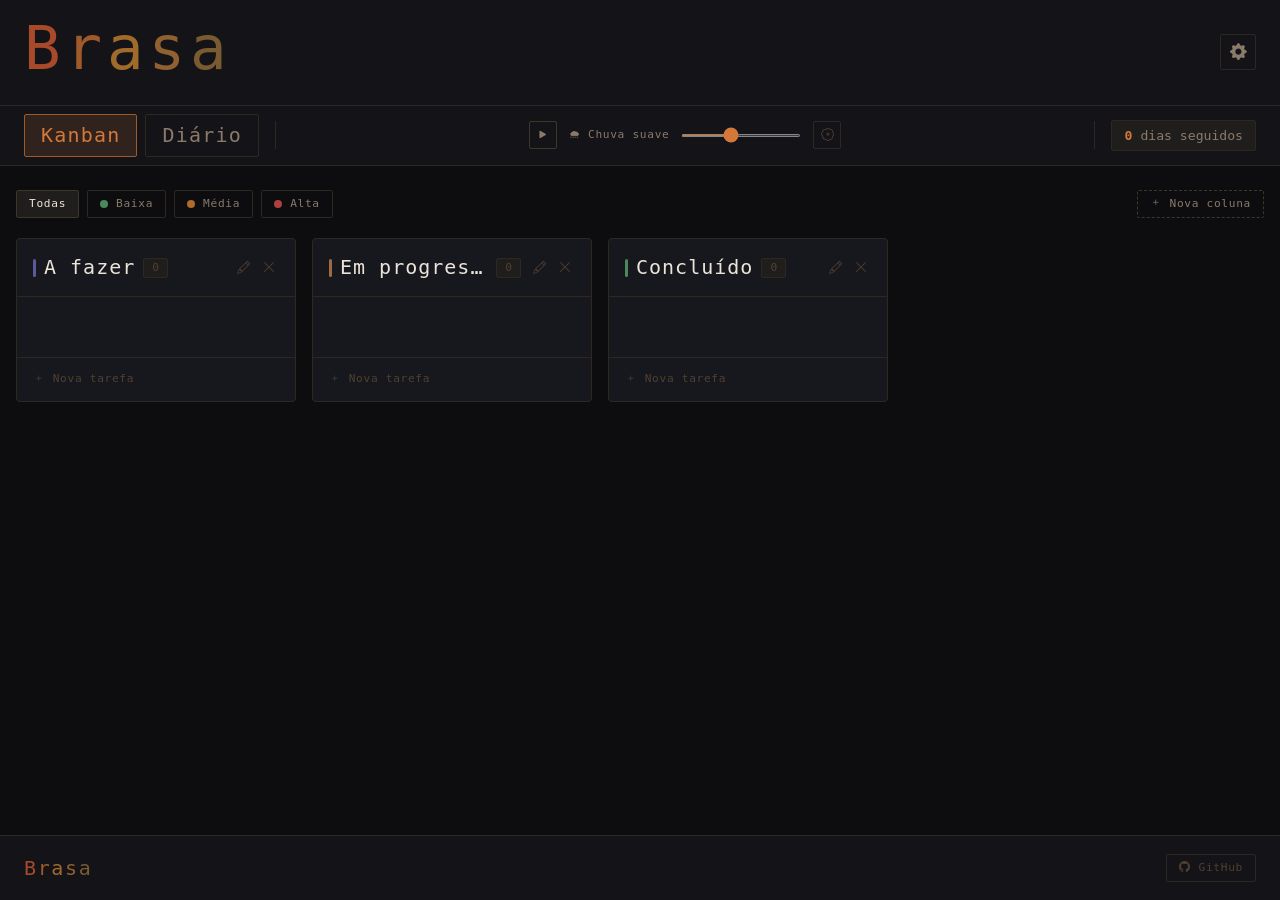
<file: index.html>
<!DOCTYPE html>
<html lang="pt-BR" data-theme="dark">

<head>
  <meta http-equiv="Content-Security-Policy" content="
    default-src 'self';
    script-src 'self' 'unsafe-inline';
    style-src 'self' 'unsafe-inline'
      https://fonts.googleapis.com;
    font-src 'self'
      https://fonts.gstatic.com;
    connect-src 'self';
    img-src 'self' data:;
    media-src 'self';
    frame-src 'none';
    object-src 'none';
  ">
  <meta charset="UTF-8" />
  <meta name="viewport" content="width=device-width, initial-scale=1.0" />
  <meta name="color-scheme" content="dark" />
  <meta name="theme-color" content="#1a1a1a" />
  <meta name="robots" content="index, follow" />
  <title>Brasa | Kanban e diário</title>
  <meta name="description" content="Brasa | Kanban e diário minimalista para o navegador. Sem conta, seus dados ficam no seu dispositivo." />
  <link rel="canonical" href="https://aglairdev.github.io/brasa/" />

  <link rel="icon" type="image/png" href="favicon-96x96.png" sizes="96x96" />
  <link rel="icon" type="image/svg+xml" href="favicon.svg" />
  <link rel="shortcut icon" href="favicon.ico" />
  <link rel="apple-touch-icon" sizes="180x180" href="apple-touch-icon.png" />
  <link rel="manifest" href="site.webmanifest" />

  <link rel="stylesheet" href="libs/bootstrap.min.css" />
  <link rel="stylesheet" href="icons/bootstrap-icons.css" />
  <link rel="preconnect" href="https://fonts.googleapis.com" />
  <link rel="preconnect" href="https://fonts.gstatic.com" crossorigin />
  <link
    href="https://fonts.googleapis.com/css2?family=VT323&family=IBM+Plex+Mono:wght@400;500;600&family=IBM+Plex+Sans:wght@300;400;500&display=swap"
    rel="stylesheet" />
  <link rel="stylesheet" href="style.css" />

  <script type="application/ld+json">
  {
    "@context": "https://schema.org",
    "@type": "WebApplication",
    "name": "Brasa",
    "url": "https://aglairdev.github.io/brasa/",
    "description": "Kanban e diário minimalista para o navegador. Sem conta, seus dados ficam no seu dispositivo.",
    "applicationCategory": "ProductivityApplication",
    "operatingSystem": "Any",
    "offers": { "@type": "Offer", "price": "0" },
    "inLanguage": "pt-BR",
    "license": "https://github.com/aglairdev/brasa/blob/main/LICENSE"
  }
  </script>
</head>

<body>
  <header class="app-header" role="banner">
    <div class="header-primary">
      <h1 class="brand-name" id="brand-name">Brasa</h1>
      <button class="icon-btn" id="btn-settings" aria-label="Configurações" title="Configurações">
        <i class="bi bi-gear" aria-hidden="true"></i>
      </button>
    </div>
    <div class="header-secondary">
      <nav class="app-nav" aria-label="Navegação principal">
        <button class="nav-btn active" id="nav-kanban" data-section="kanban" data-i18n="nav.kanban">Kanban</button>
        <button class="nav-btn" id="nav-diary" data-section="diary" data-i18n="nav.diary">Diário</button>
      </nav>
      <div class="ambient-bar" id="ambient-bar" role="region" aria-label="Player de som ambiente">
        <button class="ambient-play-btn" id="ambient-play" aria-label="Tocar/Pausar som ambiente">
          <i class="bi bi-play-fill" id="ambient-play-icon" aria-hidden="true"></i>
        </button>
        <span class="ambient-sound-name" id="ambient-sound-name">Chuva suave</span>
        <input type="range" class="ambient-volume" id="ambient-volume" min="0" max="1" step="0.01" value="0.4"
          aria-label="Volume do som ambiente" />
        <button class="ambient-select-btn" id="ambient-select" aria-label="Escolher som ambiente">
          <i class="bi bi-music-note-list" aria-hidden="true"></i>
        </button>
      </div>
      <span class="streak-badge" id="streak-badge" title="">
        <span id="streak-count">0</span>
        <span class="streak-label" data-i18n="streak.label">dias seguidos</span>
      </span>
    </div>
  </header>
  <main class="app-main" id="app-main">
    <!-- kanban -->
    <section class="section-kanban" id="section-kanban" aria-label="Kanban">
      <div class="kanban-toolbar">
        <div class="priority-filters" role="group" aria-label="Filtrar por prioridade">
          <button class="filter-btn active" data-filter="all" data-i18n="kanban.filterAll">Todas</button>
          <button class="filter-btn" data-filter="low">
            <span class="priority-dot dot-low"></span>
            <span data-i18n="kanban.filterLow">Baixa</span>
          </button>
          <button class="filter-btn" data-filter="medium">
            <span class="priority-dot dot-medium"></span>
            <span data-i18n="kanban.filterMedium">Média</span>
          </button>
          <button class="filter-btn" data-filter="high">
            <span class="priority-dot dot-high"></span>
            <span data-i18n="kanban.filterHigh">Alta</span>
          </button>
        </div>
        <button class="btn-add-column" id="btn-add-column" aria-label="Adicionar coluna">
          <i class="bi bi-plus-lg" aria-hidden="true"></i>
          <span data-i18n="kanban.addColumn">Nova Coluna</span>
        </button>
      </div>
      <div class="kanban-board" id="kanban-board" role="list" aria-label="Board Kanban">
      </div>
    </section>
    <!-- diário -->
    <section class="section-diary hidden" id="section-diary" aria-label="Diário">
      <div class="diary-container">
        <div class="diary-form card-retro">
          <h2 class="diary-form-title" data-i18n="diary.moodLabel">Como você está?</h2>
          <div class="mood-picker" id="mood-picker" role="group" aria-label="Selecionar humor">
          </div>
          <textarea class="diary-textarea" id="diary-text" rows="4" data-i18n-placeholder="diary.textPlaceholder"
            placeholder="Escreva o que quiser. Não precisa fazer sentido." aria-label="Texto do diário"></textarea>
          <button class="btn-primary" id="btn-save-diary" data-i18n="diary.save">Salvar entrada</button>
        </div>
        <div class="diary-history" id="diary-history" aria-label="Histórico do diário">
          <h2 class="history-title" data-i18n="diary.history">Histórico</h2>
          <div id="diary-history-list">
          </div>
        </div>
      </div>
    </section>
  </main>
  <footer class="app-footer">
    <div class="footer-inner">
      <div class="footer-brand">
        <span class="footer-brand-name" id="footer-brand-name">Brasa</span>
      </div>
      <p class="footer-phrase" data-i18n="footer.phrase"></p>
      <a class="footer-github" href="https://github.com/aglairdev/brasa" target="_blank" rel="noopener noreferrer"
        aria-label="GitHub do projeto Brasa (abre em nova aba)">
        <i class="bi bi-github" aria-hidden="true"></i>
        <span data-i18n="footer.github">GitHub</span>
      </a>
    </div>
  </footer>
  <!--  modais -->
  <div class="modal-overlay hidden" id="modal-settings" role="dialog" aria-modal="true"
    aria-labelledby="settings-title">
    <div class="modal-box">
      <div class="modal-header">
        <h2 id="settings-title" data-i18n="settings.title">Configurações</h2>
        <button class="modal-close" id="close-settings" data-i18n-aria="a11y.closeModal" aria-label="Fechar modal">
          <i class="bi bi-x-lg" aria-hidden="true"></i>
        </button>
      </div>
      <div class="modal-body">
        <div class="setting-row">
          <label class="setting-label" for="lang-select" data-i18n="settings.language">Idioma</label>
          <select class="setting-select" id="lang-select">
          </select>
        </div>
        <div class="setting-row">
          <div>
            <span class="setting-label" id="label-victory-sound" data-i18n="settings.soundEffects">Sons de
              vitória</span>
            <p class="setting-desc" id="desc-victory-sound" data-i18n="settings.soundEffectsDesc">Toca som ao concluir
              uma tarefa</p>
          </div>
          <label class="toggle-switch">
            <input type="checkbox" id="toggle-victory-sound" checked aria-labelledby="label-victory-sound"
              aria-describedby="desc-victory-sound" />
            <span class="toggle-slider"></span>
          </label>
        </div>
        <div class="setting-row">
          <div>
            <span class="setting-label" id="label-ambient-sound" data-i18n="settings.ambientSound">Som ambiente</span>
            <p class="setting-desc" id="desc-ambient-sound" data-i18n="settings.ambientSoundDesc">Ativa ou desativa o
              player de som ambiente</p>
          </div>
          <label class="toggle-switch">
            <input type="checkbox" id="toggle-ambient-sound" checked aria-labelledby="label-ambient-sound"
              aria-describedby="desc-ambient-sound" />
            <span class="toggle-slider"></span>
          </label>
        </div>
        <hr class="setting-divider" />
        <div class="setting-row setting-row-col">
          <button class="btn-secondary" id="btn-export" data-i18n="settings.export">
            <i class="bi bi-download" aria-hidden="true"></i> Exportar dados (JSON)
          </button>
          <button class="btn-secondary" id="btn-import" data-i18n="settings.import">
            <i class="bi bi-upload" aria-hidden="true"></i> Importar dados (JSON)
          </button>
          <input type="file" id="import-file-input" accept=".json" class="visually-hidden"
            aria-label="Selecionar arquivo JSON para importar" />
          <p class="import-feedback hidden" id="import-feedback" aria-live="polite"></p>
          <hr class="setting-divider" />
          <button class="btn btn-danger d-flex align-items-center justify-content-center gap-2 w-100"
            id="btn-clear-data" data-i18n="settings.clearData">
            <i class="bi bi-trash" aria-hidden="true"></i>
            <span>Apagar todos os dados</span>
          </button>
        </div>
      </div>
    </div>
  </div>
  <div class="modal-overlay hidden" id="modal-task-edit" role="dialog" aria-modal="true"
    aria-labelledby="task-edit-modal-title">
    <div class="modal-box">
      <div class="modal-header">
        <h2 id="task-edit-modal-title" data-i18n="kanban.editTask">Editar Tarefa</h2>
        <button class="modal-close" id="close-task-edit-modal" aria-label="Fechar modal">
          <i class="bi bi-x-lg" aria-hidden="true"></i>
        </button>
      </div>
      <div class="modal-body">
        <input type="text" class="task-input-field" id="edit-task-title" placeholder="Título..."
          aria-label="Título da tarefa" />
        <textarea class="task-textarea-field" id="edit-task-desc" rows="2" placeholder="Descrição..."
          aria-label="Descrição da tarefa"></textarea>
        <div class="task-priority-row">
          <span class="setting-label" data-i18n="kanban.priority">Prioridade</span>
          <div class="priority-btns" role="group" aria-label="Prioridade">
            <button class="priority-pick-btn" data-p="low">
              <span class="priority-dot dot-low"></span>
              <span data-i18n="kanban.priorityLow">Baixa</span>
            </button>
            <button class="priority-pick-btn" data-p="medium">
              <span class="priority-dot dot-medium"></span>
              <span data-i18n="kanban.priorityMedium">Média</span>
            </button>
            <button class="priority-pick-btn" data-p="high">
              <span class="priority-dot dot-high"></span>
              <span data-i18n="kanban.priorityHigh">Alta</span>
            </button>
          </div>
        </div>
        <div class="task-modal-actions">
          <button class="btn-primary" id="btn-save-task-edit" data-i18n="kanban.save">Salvar</button>
          <button class="btn-danger" id="btn-delete-task-modal" data-i18n="kanban.delete">Excluir</button>
        </div>
      </div>
    </div>
  </div>
  <div class="modal-overlay hidden" id="modal-task-commit" role="dialog" aria-modal="true"
    aria-labelledby="task-commit-modal-title">
    <div class="modal-box">
      <div class="modal-header">
        <h2 id="task-commit-modal-title" data-i18n="kanban.commits">Commits</h2>
        <button class="modal-close" id="close-task-commit-modal" aria-label="Fechar modal">
          <i class="bi bi-x-lg" aria-hidden="true"></i>
        </button>
      </div>
      <div class="modal-body">
        <div class="commits-list" id="commits-list">
        </div>
        <div class="commit-input-row">
          <textarea class="commit-textarea" id="commit-input" rows="2" data-i18n-placeholder="kanban.commitPlaceholder"
            placeholder="O que você fez nessa tarefa hoje?" aria-label="Novo commit"></textarea>
          <button class="btn-primary btn-sm" id="btn-add-commit" data-i18n="kanban.commitAdd">Registrar</button>
        </div>
      </div>
    </div>
  </div>
  <div class="modal-overlay hidden" id="modal-add-task" role="dialog" aria-modal="true"
    aria-labelledby="add-task-title">
    <div class="modal-box">
      <div class="modal-header">
        <h2 id="add-task-title" data-i18n="kanban.addTask">Nova Tarefa</h2>
        <button class="modal-close" id="close-add-task" aria-label="Fechar modal">
          <i class="bi bi-x-lg" aria-hidden="true"></i>
        </button>
      </div>
      <div class="modal-body">
        <input type="text" class="task-input-field" id="new-task-title"
          data-i18n-placeholder="kanban.taskTitlePlaceholder" placeholder="Título da tarefa..."
          aria-label="Título da nova tarefa" />
        <textarea class="task-textarea-field" id="new-task-desc" rows="2"
          data-i18n-placeholder="kanban.taskDescPlaceholder" placeholder="Descrição (opcional)..."
          aria-label="Descrição da nova tarefa"></textarea>
        <div class="task-priority-row">
          <span class="setting-label" data-i18n="kanban.priority">Prioridade</span>
          <div class="priority-btns" role="group" aria-label="Prioridade">
            <button class="priority-pick-btn" data-p="low">
              <span class="priority-dot dot-low"></span>
              <span data-i18n="kanban.priorityLow">Baixa</span>
            </button>
            <button class="priority-pick-btn active" data-p="medium">
              <span class="priority-dot dot-medium"></span>
              <span data-i18n="kanban.priorityMedium">Média</span>
            </button>
            <button class="priority-pick-btn" data-p="high">
              <span class="priority-dot dot-high"></span>
              <span data-i18n="kanban.priorityHigh">Alta</span>
            </button>
          </div>
        </div>
        <button class="btn-primary" id="btn-confirm-add-task" data-i18n="kanban.addTask">Nova Tarefa</button>
      </div>
    </div>
  </div>
  <div class="modal-overlay hidden" id="modal-ambient" role="dialog" aria-modal="true"
    aria-labelledby="ambient-modal-title">
    <div class="modal-box">
      <div class="modal-header">
        <h2 id="ambient-modal-title" data-i18n="ambient.title">Som Ambiente</h2>
        <button class="modal-close" id="close-ambient" aria-label="Fechar modal">
          <i class="bi bi-x-lg" aria-hidden="true"></i>
        </button>
      </div>
      <div class="modal-body">
        <div class="ambient-list" id="ambient-list" role="list">
        </div>
      </div>
    </div>
  </div>
  <!-- animação ao concluir tarefa -->
  <div class="victory-overlay hidden" id="victory-overlay" aria-live="assertive" aria-atomic="true">
    <div class="victory-message" id="victory-message"></div>
    <canvas class="confetti-canvas" id="confetti-canvas"></canvas>
  </div>
  <div class="toast-container" id="toast-container" aria-live="polite"></div>
  <script src="libs/bootstrap.bundle.min.js"></script>
  <script src="security.js"></script>
  <script src="app.js"></script>
</body>

</html>
</file>
<file: style.css>
:root {
  --color-bg: #0d0d0f;
  --color-bg-alt: #131318;
  --color-bg-card: #17171e;
  --color-bg-input: #1a1a24;
  --color-bg-hover: #1f1f2c;
  --color-bg-modal: #12121a;
  --color-surface-1: #201e1c;
  --color-surface-2: #272422;
  --color-surface-3: #302c28;
  --color-border: #2e2820;
  --color-border-light: #3e3628;
  --color-text: #d0c8bc;
  --color-text-soft: #8a7a6a;
  --color-text-muted: #504030;
  --color-text-bright: #ece4d8;
  --brand-l1: #a84a2a;
  --brand-l2: #a05a2a;
  --brand-l3: #a06a2a;
  --brand-l4: #906030;
  --brand-l5: #7a5a30;
  --brand-l1-bright: #e05a30;
  --brand-l2-bright: #d4783a;
  --brand-l3-bright: #d09040;
  --brand-l4-bright: #c0a040;
  --brand-l5-bright: #a08040;
  --color-accent: #a05a2a;
  --color-accent-bright: #d4783a;
  --color-accent-glow: rgba(212, 120, 58, 0.15);
  --priority-low: #4a8a5a;
  --priority-medium: #b06a2a;
  --priority-high: #b04040;
  --priority-low-bg: rgba(74, 138, 90, 0.12);
  --priority-medium-bg: rgba(176, 106, 42, 0.12);
  --priority-high-bg: rgba(176, 64, 64, 0.12);
  --col-color-0: #7a5a30;
  --col-color-1: #a05a2a;
  --col-color-2: #4a8a5a;
  --color-danger: #a04040;
  --color-danger-bright: #e06060;
  --color-success: #4a8a5a;
  --color-success-bright: #70d090;
  --font-display: 'VT323', monospace;
  --font-mono: 'IBM Plex Mono', monospace;
  --font-body: 'IBM Plex Sans', sans-serif;
  --fs-xs: 0.70rem;
  --fs-sm: 0.82rem;
  --fs-base: 0.95rem;
  --fs-md: 1.05rem;
  --fs-lg: 1.25rem;
  --fs-xl: 1.6rem;
  --fs-2xl: 2.2rem;
  --fs-3xl: 3rem;
  --fs-brand: clamp(2.2rem, 6vw, 3.8rem);
  --space-1: 0.25rem;
  --space-2: 0.5rem;
  --space-3: 0.75rem;
  --space-4: 1rem;
  --space-5: 1.25rem;
  --space-6: 1.5rem;
  --space-8: 2rem;
  --space-10: 2.5rem;
  --space-12: 3rem;
  --space-16: 4rem;
  --radius-sm: 2px;
  --radius-md: 4px;
  --radius-lg: 6px;
  --border-retro: 1px solid var(--color-border);
  --shadow-sm: 0 1px 4px rgba(0, 0, 0, 0.4);
  --shadow-md: 0 4px 16px rgba(0, 0, 0, 0.5);
  --shadow-lg: 0 8px 32px rgba(0, 0, 0, 0.6);
  --shadow-glow: 0 0 12px rgba(212, 120, 58, 0.15);
  --transition-fast: 120ms ease;
  --transition-base: 200ms ease;
  --transition-slow: 350ms ease;
  --header-height: auto;
  --ambient-height: 44px;
  --footer-height: 64px;
  --column-min-w: 280px;
  --column-max-w: 320px;
  --modal-max-w: 540px;
  --modal-lg-max-w: 780px;
  --sidebar-w: 260px;
  --scanline-opacity: 0.025;
}

*,
*::before,
*::after {
  box-sizing: border-box;
  margin: 0;
  padding: 0;
}

html {
  scroll-behavior: smooth;
  -webkit-text-size-adjust: 100%;
}

body {
  background-color: var(--color-bg);
  color: var(--color-text);
  font-family: var(--font-body);
  font-size: var(--fs-base);
  line-height: 1.65;
  min-height: 100dvh;
  display: flex;
  flex-direction: column;
  background-image:
    repeating-linear-gradient(0deg,
      transparent,
      transparent 2px,
      rgba(0, 0, 0, var(--scanline-opacity)) 2px,
      rgba(0, 0, 0, var(--scanline-opacity)) 4px);
}

::selection {
  background: var(--color-accent);
  color: var(--color-bg);
}

:focus-visible {
  outline: 2px solid var(--color-accent-bright);
  outline-offset: 2px;
}

h1,
h2,
h3,
h4 {
  font-family: var(--font-display);
  letter-spacing: 0.04em;
  line-height: 1.2;
}

code,
kbd,
pre,
.mono {
  font-family: var(--font-mono);
}

.brand-name,
.footer-brand-name {
  font-family: var(--font-display);
  font-size: var(--fs-brand);
  letter-spacing: 0.08em;
  display: inline-block;
  cursor: default;
  user-select: none;
}

.brand-letter {
  display: inline-block;
  transition: color var(--transition-base), text-shadow var(--transition-base);
}

.brand-letter:nth-child(1) {
  color: var(--brand-l1);
}

.brand-letter:nth-child(2) {
  color: var(--brand-l2);
}

.brand-letter:nth-child(3) {
  color: var(--brand-l3);
}

.brand-letter:nth-child(4) {
  color: var(--brand-l4);
}

.brand-letter:nth-child(5) {
  color: var(--brand-l5);
}

.brand-letter:nth-child(6) {
  color: var(--brand-l6);
}

.brand-letter:nth-child(7) {
  color: var(--brand-l7);
}

.brand-letter:nth-child(8) {
  color: var(--brand-l8);
}

.brand-letter:nth-child(9) {
  color: var(--brand-l1);
}

.brand-name:hover .brand-letter:nth-child(1) {
  color: var(--brand-l1-bright);
  text-shadow: 0 0 8px var(--brand-l1-bright);
}

.brand-name:hover .brand-letter:nth-child(2) {
  color: var(--brand-l2-bright);
  text-shadow: 0 0 8px var(--brand-l2-bright);
}

.brand-name:hover .brand-letter:nth-child(3) {
  color: var(--brand-l3-bright);
  text-shadow: 0 0 8px var(--brand-l3-bright);
}

.brand-name:hover .brand-letter:nth-child(4) {
  color: var(--brand-l4-bright);
  text-shadow: 0 0 8px var(--brand-l4-bright);
}

.brand-name:hover .brand-letter:nth-child(5) {
  color: var(--brand-l5-bright);
  text-shadow: 0 0 8px var(--brand-l5-bright);
}

.brand-name:hover .brand-letter:nth-child(6) {
  color: var(--brand-l6-bright);
  text-shadow: 0 0 8px var(--brand-l6-bright);
}

.brand-name:hover .brand-letter:nth-child(7) {
  color: var(--brand-l7-bright);
  text-shadow: 0 0 8px var(--brand-l7-bright);
}

.brand-name:hover .brand-letter:nth-child(8) {
  color: var(--brand-l8-bright);
  text-shadow: 0 0 8px var(--brand-l8-bright);
}

.brand-name:hover .brand-letter:nth-child(9) {
  color: var(--brand-l1-bright);
  text-shadow: 0 0 8px var(--brand-l1-bright);
}

.footer-brand-name {
  font-size: var(--fs-lg);
}

.app-header {
  background: var(--color-bg-alt);
  border-bottom: 1px solid var(--color-border);
  position: sticky;
  top: 0;
  z-index: 100;
  backdrop-filter: blur(4px);
}

.header-primary {
  display: flex;
  align-items: center;
  justify-content: space-between;
  padding: var(--space-3) var(--space-6);
  border-bottom: 1px solid var(--color-border);
}

.header-secondary {
  display: flex;
  align-items: center;
  gap: var(--space-4);
  padding: var(--space-2) var(--space-6);
  flex-wrap: wrap;
}

.header-secondary .app-nav {
  flex-shrink: 0;
}

.header-secondary .ambient-bar {
  flex: 1;
  border: none;
  border-left: 1px solid var(--color-border);
  border-right: 1px solid var(--color-border);
  padding: 0 var(--space-4);
  min-height: unset;
  background: transparent;
  justify-content: center;
}

.header-secondary .ambient-bar.ambient-hidden {
  display: none;
}

.header-secondary .streak-badge {
  flex-shrink: 0;
  margin-left: auto;
}

.streak-badge {
  display: inline-flex;
  align-items: center;
  gap: var(--space-2);
  background: var(--color-surface-1);
  border: var(--border-retro);
  border-radius: var(--radius-sm);
  padding: var(--space-1) var(--space-3);
  font-family: var(--font-mono);
  font-size: var(--fs-sm);
  color: var(--color-text-soft);
  cursor: default;
  white-space: nowrap;
}

#streak-count {
  color: var(--color-accent-bright);
  font-weight: 600;
}

.streak-label {
  color: var(--color-text-soft);
}

.icon-btn {
  background: transparent;
  border: var(--border-retro);
  border-radius: var(--radius-sm);
  color: var(--color-text-soft);
  cursor: pointer;
  display: inline-flex;
  align-items: center;
  justify-content: center;
  width: 36px;
  height: 36px;
  font-size: var(--fs-md);
  transition: color var(--transition-fast), border-color var(--transition-fast), background var(--transition-fast);
}

.icon-btn:hover {
  color: var(--color-accent-bright);
  border-color: var(--color-accent);
  background: var(--color-accent-glow);
}

.ambient-bar {
  display: flex;
  align-items: center;
  gap: var(--space-3);
  flex-wrap: nowrap;
}

.ambient-play-btn {
  background: transparent;
  border: 1px solid var(--color-border-light);
  border-radius: var(--radius-sm);
  color: var(--color-text-soft);
  width: 28px;
  height: 28px;
  display: flex;
  align-items: center;
  justify-content: center;
  cursor: pointer;
  font-size: var(--fs-sm);
  flex-shrink: 0;
  transition: color var(--transition-fast), border-color var(--transition-fast);
}

.ambient-play-btn:hover,
.ambient-play-btn.playing {
  color: var(--color-accent-bright);
  border-color: var(--color-accent);
}

.ambient-sound-name {
  font-family: var(--font-mono);
  font-size: var(--fs-xs);
  color: var(--color-text-soft);
  letter-spacing: 0.06em;
  min-width: 100px;
  flex-shrink: 0;
}

.ambient-volume {
  flex: 1;
  min-width: 60px;
  max-width: 120px;
  height: 3px;
  accent-color: var(--color-accent-bright);
  cursor: pointer;
}

.ambient-select-btn {
  background: transparent;
  border: 1px solid var(--color-border);
  border-radius: var(--radius-sm);
  color: var(--color-text-muted);
  width: 28px;
  height: 28px;
  display: flex;
  align-items: center;
  justify-content: center;
  cursor: pointer;
  font-size: var(--fs-sm);
  flex-shrink: 0;
  transition: color var(--transition-fast), border-color var(--transition-fast);
}

.ambient-select-btn:hover {
  color: var(--color-text);
  border-color: var(--color-border-light);
}

.app-nav {
  display: flex;
  align-items: center;
  gap: var(--space-2);
}

.nav-btn {
  background: transparent;
  border: var(--border-retro);
  border-radius: var(--radius-sm);
  color: var(--color-text-soft);
  cursor: pointer;
  font-family: var(--font-display);
  font-size: var(--fs-lg);
  letter-spacing: 0.06em;
  padding: var(--space-1) var(--space-4);
  transition: color var(--transition-fast), border-color var(--transition-fast), background var(--transition-fast);
}

.nav-btn:hover {
  color: var(--color-text);
  border-color: var(--color-border-light);
}

.nav-btn.active {
  color: var(--color-accent-bright);
  border-color: var(--color-accent);
  background: var(--color-accent-glow);
}

.app-main {
  flex: 1;
  padding: var(--space-6) var(--space-4);
  overflow-x: hidden;
}

.hidden {
  display: none !important;
}

.kanban-toolbar {
  display: flex;
  align-items: center;
  justify-content: space-between;
  gap: var(--space-4);
  margin-bottom: var(--space-5);
  flex-wrap: wrap;
}

.priority-filters {
  display: flex;
  align-items: center;
  gap: var(--space-2);
  flex-wrap: wrap;
}

.filter-btn {
  background: transparent;
  border: var(--border-retro);
  border-radius: var(--radius-sm);
  color: var(--color-text-soft);
  cursor: pointer;
  font-family: var(--font-mono);
  font-size: var(--fs-xs);
  letter-spacing: 0.06em;
  padding: var(--space-1) var(--space-3);
  display: flex;
  align-items: center;
  gap: var(--space-2);
  transition: color var(--transition-fast), border-color var(--transition-fast), background var(--transition-fast);
}

.filter-btn:hover {
  color: var(--color-text);
  border-color: var(--color-border-light);
}

.filter-btn.active {
  color: var(--color-text-bright);
  border-color: var(--color-border-light);
  background: var(--color-surface-1);
}

.btn-add-column {
  background: transparent;
  border: 1px dashed var(--color-border-light);
  border-radius: var(--radius-sm);
  color: var(--color-text-soft);
  cursor: pointer;
  font-family: var(--font-mono);
  font-size: var(--fs-xs);
  letter-spacing: 0.06em;
  padding: var(--space-1) var(--space-3);
  display: flex;
  align-items: center;
  gap: var(--space-2);
  transition: color var(--transition-fast), border-color var(--transition-fast);
  white-space: nowrap;
}

.btn-add-column:hover {
  color: var(--color-accent-bright);
  border-color: var(--color-accent);
  border-style: solid;
}

.kanban-board {
  display: flex;
  gap: var(--space-4);
  align-items: flex-start;
  overflow-x: auto;
  padding-bottom: var(--space-4);
  min-height: 320px;
  scrollbar-width: thin;
  scrollbar-color: var(--color-border) transparent;
}

.kanban-board::-webkit-scrollbar {
  height: 6px;
}

.kanban-board::-webkit-scrollbar-track {
  background: transparent;
}

.kanban-board::-webkit-scrollbar-thumb {
  background: var(--color-border);
  border-radius: 3px;
}

.kanban-column {
  background: var(--color-bg-card);
  border: var(--border-retro);
  border-radius: var(--radius-md);
  min-width: var(--column-min-w);
  max-width: var(--column-max-w);
  width: var(--column-min-w);
  display: flex;
  flex-direction: column;
  flex-shrink: 0;
  transition: border-color var(--transition-fast);
}

.kanban-column.drag-over {
  border-color: var(--color-accent);
  box-shadow: var(--shadow-glow);
}

.column-header {
  display: flex;
  align-items: center;
  justify-content: space-between;
  gap: var(--space-2);
  padding: var(--space-3) var(--space-4);
  border-bottom: var(--border-retro);
}

.column-color-bar {
  width: 3px;
  height: 18px;
  border-radius: 2px;
  flex-shrink: 0;
  background: var(--col-color, var(--color-accent));
}

.column-title-wrap {
  flex: 1;
  display: flex;
  align-items: center;
  gap: var(--space-2);
  min-width: 0;
}

.column-title {
  font-family: var(--font-display);
  font-size: var(--fs-lg);
  color: var(--color-text-bright);
  letter-spacing: 0.05em;
  white-space: nowrap;
  overflow: hidden;
  text-overflow: ellipsis;
  cursor: default;
}

.column-count {
  font-family: var(--font-mono);
  font-size: var(--fs-xs);
  color: var(--color-text-muted);
  background: var(--color-surface-1);
  border: var(--border-retro);
  border-radius: var(--radius-sm);
  padding: 0 var(--space-2);
  flex-shrink: 0;
}

.column-actions {
  display: flex;
  align-items: center;
  gap: var(--space-1);
}

.col-action-btn {
  background: transparent;
  border: none;
  color: var(--color-text-muted);
  cursor: pointer;
  font-size: var(--fs-sm);
  padding: var(--space-1);
  border-radius: var(--radius-sm);
  display: flex;
  align-items: center;
  justify-content: center;
  transition: color var(--transition-fast);
}

.col-action-btn:hover {
  color: var(--color-text-soft);
}

.col-action-btn.col-delete:hover {
  color: var(--color-danger-bright);
}

.column-rename-input {
  background: var(--color-bg-input);
  border: 1px solid var(--color-accent);
  border-radius: var(--radius-sm);
  color: var(--color-text-bright);
  font-family: var(--font-display);
  font-size: var(--fs-lg);
  letter-spacing: 0.05em;
  padding: var(--space-1) var(--space-2);
  width: 100%;
  outline: none;
}

.column-tasks {
  display: flex;
  flex-direction: column;
  gap: var(--space-3);
  padding: var(--space-3) var(--space-3);
  min-height: 60px;
  flex: 1;
}

.column-tasks.drag-active {
  background: rgba(96, 192, 216, 0.04);
}

.btn-add-task {
  background: transparent;
  border: none;
  border-top: var(--border-retro);
  border-radius: 0 0 var(--radius-md) var(--radius-md);
  color: var(--color-text-muted);
  cursor: pointer;
  font-family: var(--font-mono);
  font-size: var(--fs-xs);
  letter-spacing: 0.06em;
  padding: var(--space-3) var(--space-4);
  width: 100%;
  text-align: left;
  display: flex;
  align-items: center;
  gap: var(--space-2);
  transition: color var(--transition-fast), background var(--transition-fast);
}

.btn-add-task:hover {
  color: var(--color-accent-bright);
  background: var(--color-bg-hover);
}

.task-card {
  background: var(--color-surface-1);
  border: var(--border-retro);
  border-radius: var(--radius-sm);
  padding: var(--space-3);
  cursor: grab;
  position: relative;
  transition: border-color var(--transition-fast), box-shadow var(--transition-fast), transform var(--transition-fast);
  display: flex;
  flex-direction: column;
  gap: var(--space-2);
}

.task-card:hover {
  border-color: var(--color-border-light);
  box-shadow: var(--shadow-sm);
}

.task-card:active {
  cursor: grabbing;
}

.task-card.dragging {
  opacity: 0.5;
  transform: rotate(1deg);
  box-shadow: var(--shadow-lg);
}

.task-card.filtered-out {
  display: none;
}

.task-card::before {
  content: '';
  position: absolute;
  left: 0;
  top: 0;
  bottom: 0;
  width: 3px;
  border-radius: var(--radius-sm) 0 0 var(--radius-sm);
  background: var(--priority-color, var(--color-border));
}

.task-card[data-priority="low"]::before {
  background: var(--priority-low);
}

.task-card[data-priority="medium"]::before {
  background: var(--priority-medium);
}

.task-card[data-priority="high"]::before {
  background: var(--priority-high);
}

.task-header {
  display: flex;
  align-items: flex-start;
  justify-content: space-between;
  gap: var(--space-2);
}

.task-title {
  font-family: var(--font-mono);
  font-size: var(--fs-sm);
  color: var(--color-text-bright);
  flex: 1;
  line-height: 1.4;
  word-break: break-word;
}

.task-actions {
  display: flex;
  align-items: center;
  gap: var(--space-1);
  flex-shrink: 0;
  margin-left: var(--space-2);
}

.task-btn {
  background: transparent;
  border: none;
  color: var(--color-text-muted);
  cursor: pointer;
  font-size: var(--fs-sm);
  width: 24px;
  height: 24px;
  padding: 0;
  border-radius: var(--radius-sm);
  display: flex;
  align-items: center;
  justify-content: center;
  transition: color var(--transition-fast);
  line-height: 1;
  flex-shrink: 0;
}

.task-btn:hover {
  color: var(--color-text-soft);
}

.task-btn.task-btn-delete:hover {
  color: var(--color-danger-bright);
}

.task-btn.task-btn-commits:hover {
  color: var(--color-accent-bright);
}

.task-desc {
  font-size: var(--fs-xs);
  color: var(--color-text-soft);
  line-height: 1.5;
  word-break: break-word;
}

.task-meta {
  display: flex;
  align-items: center;
  justify-content: space-between;
  gap: var(--space-2);
  margin-top: var(--space-1);
}

.task-priority-badge {
  display: inline-flex;
  align-items: center;
  gap: var(--space-1);
  font-family: var(--font-mono);
  font-size: var(--fs-xs);
  letter-spacing: 0.04em;
  color: var(--color-text-muted);
}

.task-commits-count {
  font-family: var(--font-mono);
  font-size: var(--fs-xs);
  color: var(--color-text-muted);
  display: flex;
  align-items: center;
  gap: var(--space-1);
}

.priority-dot {
  display: inline-block;
  width: 8px;
  height: 8px;
  border-radius: 50%;
  flex-shrink: 0;
}

.dot-low {
  background: var(--priority-low);
}

.dot-medium {
  background: var(--priority-medium);
}

.dot-high {
  background: var(--priority-high);
}

.diary-container {
  max-width: 700px;
  margin: 0 auto;
  display: flex;
  flex-direction: column;
  gap: var(--space-8);
}

.card-retro {
  background: var(--color-bg-card);
  border: var(--border-retro);
  border-radius: var(--radius-md);
  padding: var(--space-6);
  box-shadow: var(--shadow-md);
}

.diary-form-title {
  font-size: var(--fs-xl);
  color: var(--color-text-bright);
  margin-bottom: var(--space-5);
}

.mood-picker {
  display: flex;
  flex-wrap: wrap;
  gap: var(--space-2);
  margin-bottom: var(--space-5);
}

.mood-btn {
  background: var(--color-surface-1);
  border: var(--border-retro);
  border-radius: var(--radius-sm);
  cursor: pointer;
  font-size: 1.4rem;
  line-height: 1;
  padding: var(--space-2) var(--space-3);
  transition: border-color var(--transition-fast), transform var(--transition-fast), background var(--transition-fast);
}

.mood-btn:hover {
  border-color: var(--color-border-light);
  transform: scale(1.12);
  background: var(--color-surface-2);
}

.mood-btn.selected {
  border-color: var(--color-accent);
  background: var(--color-accent-glow);
  transform: scale(1.15);
}

.diary-textarea {
  background: var(--color-bg-input);
  border: var(--border-retro);
  border-radius: var(--radius-sm);
  color: var(--color-text);
  font-family: var(--font-mono);
  font-size: var(--fs-sm);
  line-height: 1.7;
  padding: var(--space-4);
  resize: vertical;
  width: 100%;
  transition: border-color var(--transition-fast);
  margin-bottom: var(--space-4);
}

.diary-textarea:focus {
  border-color: var(--color-accent);
  outline: none;
}

.diary-textarea::placeholder {
  color: var(--color-text-muted);
}

.history-title {
  font-size: var(--fs-xl);
  color: var(--color-text-bright);
  margin-bottom: var(--space-5);
}

.history-day-group {
  margin-bottom: var(--space-6);
}

.history-day-label {
  font-family: var(--font-mono);
  font-size: var(--fs-xs);
  color: var(--color-accent-bright);
  letter-spacing: 0.1em;
  text-transform: uppercase;
  margin-bottom: var(--space-3);
  display: flex;
  align-items: center;
  gap: var(--space-3);
}

.history-day-label::after {
  content: '';
  flex: 1;
  height: 1px;
  background: var(--color-border);
}

.history-entry {
  background: var(--color-surface-1);
  border: var(--border-retro);
  border-radius: var(--radius-sm);
  padding: var(--space-3) var(--space-4);
  margin-bottom: var(--space-3);
  display: flex;
  flex-direction: column;
  gap: var(--space-2);
}

.history-entry-time {
  font-family: var(--font-mono);
  font-size: var(--fs-xs);
  color: var(--color-text-muted);
}

.history-entry-mood {
  font-size: 1.3rem;
}

.history-entry-text {
  font-family: var(--font-body);
  font-size: var(--fs-sm);
  color: var(--color-text);
  line-height: 1.65;
  word-break: break-word;
  white-space: pre-wrap;
}

.no-entries-msg {
  font-family: var(--font-mono);
  font-size: var(--fs-sm);
  color: var(--color-text-muted);
  text-align: center;
  padding: var(--space-10) 0;
}

.app-footer {
  background: var(--color-bg-alt);
  border-top: 1px solid var(--color-border);
  position: sticky;
  bottom: 0;
  z-index: 90;
  min-height: var(--footer-height);
}

.footer-inner {
  display: flex;
  align-items: center;
  justify-content: space-between;
  gap: var(--space-4);
  padding: var(--space-3) var(--space-6);
  flex-wrap: wrap;
  min-height: var(--footer-height);
}

.footer-brand {
  flex-shrink: 0;
}

.footer-phrase {
  font-family: var(--font-mono);
  font-size: var(--fs-xs);
  color: var(--color-text-muted);
  letter-spacing: 0.06em;
  text-align: center;
  flex: 1;
  margin: 0;
}

.footer-github {
  display: inline-flex;
  align-items: center;
  gap: var(--space-2);
  font-family: var(--font-mono);
  font-size: var(--fs-xs);
  color: var(--color-text-muted);
  text-decoration: none;
  border: var(--border-retro);
  border-radius: var(--radius-sm);
  padding: var(--space-1) var(--space-3);
  letter-spacing: 0.06em;
  transition: color var(--transition-fast), border-color var(--transition-fast);
  flex-shrink: 0;
}

.footer-github:hover {
  color: var(--color-text);
  border-color: var(--color-border-light);
}

.modal-overlay {
  position: fixed;
  inset: 0;
  background: rgba(0, 0, 0, 0.75);
  backdrop-filter: blur(4px);
  z-index: 200;
  display: flex;
  align-items: center;
  justify-content: center;
  padding: var(--space-4);
  animation: fadeIn var(--transition-base) ease;
}

@keyframes fadeIn {
  from {
    opacity: 0;
  }

  to {
    opacity: 1;
  }
}

@keyframes slideUp {
  from {
    transform: translateY(20px);
    opacity: 0;
  }

  to {
    transform: translateY(0);
    opacity: 1;
  }
}

.modal-box {
  background: var(--color-bg-modal);
  border: var(--border-retro);
  border-radius: var(--radius-lg);
  box-shadow: var(--shadow-lg);
  max-width: var(--modal-max-w);
  width: 100%;
  max-height: 90dvh;
  overflow-y: auto;
  animation: slideUp var(--transition-base) ease;
  scrollbar-width: thin;
  scrollbar-color: var(--color-border) transparent;
}

.modal-box-lg {
  max-width: var(--modal-lg-max-w);
}

.modal-header {
  display: flex;
  align-items: center;
  justify-content: space-between;
  gap: var(--space-4);
  padding: var(--space-4) var(--space-6);
  border-bottom: var(--border-retro);
}

.modal-header h2 {
  font-size: var(--fs-xl);
  color: var(--color-text-bright);
}

.modal-close {
  background: transparent;
  border: var(--border-retro);
  border-radius: var(--radius-sm);
  color: var(--color-text-muted);
  cursor: pointer;
  width: 32px;
  height: 32px;
  display: flex;
  align-items: center;
  justify-content: center;
  font-size: var(--fs-sm);
  flex-shrink: 0;
  transition: color var(--transition-fast), border-color var(--transition-fast);
}

.modal-close:hover {
  color: var(--color-danger-bright);
  border-color: var(--color-danger);
}

.modal-body {
  padding: var(--space-5) var(--space-6);
  display: flex;
  flex-direction: column;
  gap: var(--space-4);
}

.commits-heading {
  font-size: var(--fs-xl);
  color: var(--color-text-bright);
}

.commits-list {
  display: flex;
  flex-direction: column;
  gap: var(--space-3);
  max-height: 260px;
  overflow-y: auto;
  scrollbar-width: thin;
  scrollbar-color: var(--color-border) transparent;
}

.commit-item {
  background: var(--color-surface-1);
  border: var(--border-retro);
  border-left: 3px solid var(--color-accent);
  border-radius: var(--radius-sm);
  padding: var(--space-3);
  display: flex;
  flex-direction: column;
  gap: var(--space-1);
}

.commit-meta {
  font-family: var(--font-mono);
  font-size: var(--fs-xs);
  color: var(--color-text-muted);
  letter-spacing: 0.05em;
}

.commit-text {
  font-family: var(--font-body);
  font-size: var(--fs-sm);
  color: var(--color-text);
  line-height: 1.55;
  white-space: pre-wrap;
  word-break: break-word;
}

.commit-input-row {
  display: flex;
  flex-direction: column;
  gap: var(--space-2);
}

.commit-textarea {
  background: var(--color-bg-input);
  border: var(--border-retro);
  border-radius: var(--radius-sm);
  color: var(--color-text);
  font-family: var(--font-mono);
  font-size: var(--fs-sm);
  padding: var(--space-3);
  resize: none;
  width: 100%;
  transition: border-color var(--transition-fast);
}

.commit-textarea:focus {
  border-color: var(--color-accent);
  outline: none;
}

.commit-textarea::placeholder {
  color: var(--color-text-muted);
}

.no-commits-msg {
  font-family: var(--font-mono);
  font-size: var(--fs-xs);
  color: var(--color-text-muted);
  text-align: center;
  padding: var(--space-6) 0;
}

.task-input-field,
.task-textarea-field {
  background: var(--color-bg-input);
  border: var(--border-retro);
  border-radius: var(--radius-sm);
  color: var(--color-text);
  font-family: var(--font-mono);
  font-size: var(--fs-sm);
  padding: var(--space-3);
  width: 100%;
  transition: border-color var(--transition-fast);
}

.task-input-field:focus,
.task-textarea-field:focus {
  border-color: var(--color-accent);
  outline: none;
}

.task-input-field::placeholder,
.task-textarea-field::placeholder {
  color: var(--color-text-muted);
}

.task-textarea-field {
  resize: vertical;
}

.task-priority-row {
  display: flex;
  align-items: center;
  gap: var(--space-3);
  flex-wrap: wrap;
}

.priority-btns {
  display: flex;
  gap: var(--space-2);
  flex-wrap: wrap;
}

.priority-pick-btn {
  background: var(--color-surface-1);
  border: var(--border-retro);
  border-radius: var(--radius-sm);
  color: var(--color-text-soft);
  cursor: pointer;
  font-family: var(--font-mono);
  font-size: var(--fs-xs);
  padding: var(--space-1) var(--space-3);
  display: flex;
  align-items: center;
  gap: var(--space-2);
  transition: border-color var(--transition-fast), background var(--transition-fast), color var(--transition-fast);
}

.priority-pick-btn:hover {
  border-color: var(--color-border-light);
  color: var(--color-text);
}

.priority-pick-btn.active {
  border-color: var(--color-accent);
  background: var(--color-accent-glow);
  color: var(--color-text-bright);
}

.task-modal-actions {
  display: flex;
  gap: var(--space-3);
  flex-wrap: wrap;
}

.btn-primary {
  background: var(--color-surface-2);
  border: 1px solid var(--color-accent);
  border-radius: var(--radius-sm);
  color: var(--color-accent-bright);
  cursor: pointer;
  font-family: var(--font-display);
  font-size: var(--fs-lg);
  letter-spacing: 0.06em;
  padding: var(--space-2) var(--space-5);
  transition: background var(--transition-fast), box-shadow var(--transition-fast);
  display: inline-flex;
  align-items: center;
  gap: var(--space-2);
}

.btn-primary:hover {
  background: var(--color-accent-glow);
  box-shadow: var(--shadow-glow);
}

.btn-secondary {
  background: transparent;
  border: var(--border-retro);
  border-radius: var(--radius-sm);
  color: var(--color-text-soft);
  cursor: pointer;
  font-family: var(--font-display);
  font-size: var(--fs-lg);
  letter-spacing: 0.06em;
  padding: var(--space-2) var(--space-5);
  transition: color var(--transition-fast), border-color var(--transition-fast);
  display: inline-flex;
  align-items: center;
  gap: var(--space-2);
  width: 100%;
  justify-content: center;
}

.btn-secondary:hover {
  color: var(--color-text);
  border-color: var(--color-border-light);
}

.btn-danger {
  background: transparent;
  border: 1px solid var(--color-danger);
  border-radius: var(--radius-sm);
  color: var(--color-danger-bright);
  cursor: pointer;
  font-family: var(--font-display);
  font-size: var(--fs-lg);
  letter-spacing: 0.06em;
  padding: var(--space-2) var(--space-5);
  transition: background var(--transition-fast);
  display: inline-flex;
  align-items: center;
  gap: var(--space-2);
}

.btn-danger:hover {
  background: rgba(160, 64, 64, 0.15);
}

.btn-sm {
  font-size: var(--fs-md) !important;
  padding: var(--space-1) var(--space-3) !important;
}

.setting-row {
  display: flex;
  align-items: center;
  justify-content: space-between;
  gap: var(--space-4);
  padding: var(--space-3) 0;
  border-bottom: 1px solid var(--color-border);
}

.setting-row:last-child {
  border-bottom: none;
}

.setting-row-col {
  flex-direction: column;
  align-items: stretch;
}

.setting-label {
  font-family: var(--font-mono);
  font-size: var(--fs-sm);
  color: var(--color-text);
  letter-spacing: 0.04em;
}

.setting-desc {
  font-size: var(--fs-xs);
  color: var(--color-text-muted);
  margin: var(--space-1) 0 0;
  font-family: var(--font-body);
}

.setting-select {
  background: var(--color-bg-input);
  border: var(--border-retro);
  border-radius: var(--radius-sm);
  color: var(--color-text);
  font-family: var(--font-mono);
  font-size: var(--fs-sm);
  padding: var(--space-2) var(--space-3);
  cursor: pointer;
  min-width: 140px;
}

.setting-select:focus {
  border-color: var(--color-accent);
  outline: none;
}

.setting-divider {
  border-color: var(--color-border);
  margin: var(--space-2) 0;
}

.import-feedback {
  font-family: var(--font-mono);
  font-size: var(--fs-xs);
  padding: var(--space-2) var(--space-3);
  border-radius: var(--radius-sm);
  text-align: center;
  border: var(--border-retro);
}

.import-feedback.success {
  color: var(--color-success-bright);
  border-color: var(--color-success);
}

.import-feedback.error {
  color: var(--color-danger-bright);
  border-color: var(--color-danger);
}

.ambient-list {
  display: flex;
  flex-direction: column;
  gap: var(--space-2);
}

.ambient-option {
  background: var(--color-surface-1);
  border: var(--border-retro);
  border-radius: var(--radius-sm);
  color: var(--color-text);
  cursor: pointer;
  font-family: var(--font-mono);
  font-size: var(--fs-sm);
  padding: var(--space-3) var(--space-4);
  display: flex;
  align-items: center;
  gap: var(--space-3);
  transition: border-color var(--transition-fast), background var(--transition-fast);
}

.ambient-option:hover {
  border-color: var(--color-border-light);
  background: var(--color-bg-hover);
}

.ambient-option.active {
  border-color: var(--color-accent);
  background: var(--color-accent-glow);
  color: var(--color-text-bright);
}

.ambient-option-icon {
  font-size: var(--fs-lg);
  width: 24px;
  text-align: center;
}

.toggle-switch {
  position: relative;
  display: inline-block;
  width: 44px;
  height: 24px;
  cursor: pointer;
  flex-shrink: 0;
}

.toggle-switch input {
  opacity: 0;
  width: 0;
  height: 0;
  position: absolute;
}

.toggle-slider {
  position: absolute;
  inset: 0;
  background: var(--color-surface-2);
  border: var(--border-retro);
  border-radius: 24px;
  transition: background var(--transition-base);
}

.toggle-slider::before {
  content: '';
  position: absolute;
  width: 16px;
  height: 16px;
  left: 3px;
  top: 3px;
  background: var(--color-text-muted);
  border-radius: 50%;
  transition: transform var(--transition-base), background var(--transition-base);
}

.toggle-switch input:checked+.toggle-slider {
  background: var(--color-accent-glow);
  border-color: var(--color-accent);
}

.toggle-switch input:checked+.toggle-slider::before {
  transform: translateX(20px);
  background: var(--color-accent-bright);
}

.toggle-switch input:focus-visible+.toggle-slider {
  outline: 2px solid var(--color-accent-bright);
  outline-offset: 2px;
}

.victory-overlay {
  position: fixed;
  inset: 0;
  z-index: 500;
  display: flex;
  align-items: center;
  justify-content: center;
  pointer-events: none;
}

.confetti-canvas {
  position: absolute;
  inset: 0;
  width: 100%;
  height: 100%;
  pointer-events: none;
}

.victory-message {
  position: relative;
  z-index: 501;
  font-family: var(--font-display);
  font-size: clamp(2rem, 6vw, 4rem);
  letter-spacing: 0.08em;
  color: var(--color-text-bright);
  text-shadow: 0 0 20px rgba(255, 255, 255, 0.4), 0 0 60px var(--color-accent-glow);
  text-align: center;
  animation: victoryPop 0.4s cubic-bezier(0.175, 0.885, 0.32, 1.275);
  padding: var(--space-6) var(--space-8);
  background: rgba(13, 13, 15, 0.85);
  border: 1px solid var(--color-accent);
  border-radius: var(--radius-lg);
  backdrop-filter: blur(8px);
}

@keyframes victoryPop {
  0% {
    transform: scale(0.5);
    opacity: 0;
  }

  80% {
    transform: scale(1.05);
  }

  100% {
    transform: scale(1);
    opacity: 1;
  }
}

.toast-container {
  position: fixed;
  bottom: calc(var(--footer-height) + var(--space-4));
  left: 50%;
  transform: translateX(-50%);
  z-index: 300;
  display: flex;
  flex-direction: column;
  gap: var(--space-2);
  align-items: center;
  pointer-events: none;
}

.toast {
  background: var(--color-surface-2);
  border: var(--border-retro);
  border-radius: var(--radius-sm);
  color: var(--color-text);
  font-family: var(--font-mono);
  font-size: var(--fs-xs);
  letter-spacing: 0.05em;
  padding: var(--space-2) var(--space-5);
  box-shadow: var(--shadow-md);
  animation: toastIn 0.25s ease, toastOut 0.3s ease 2.7s forwards;
  white-space: nowrap;
}

@keyframes toastIn {
  from {
    opacity: 0;
    transform: translateY(8px);
  }

  to {
    opacity: 1;
    transform: translateY(0);
  }
}

@keyframes toastOut {
  from {
    opacity: 1;
  }

  to {
    opacity: 0;
    transform: translateY(-8px);
  }
}

.visually-hidden {
  position: absolute !important;
  width: 1px !important;
  height: 1px !important;
  padding: 0 !important;
  margin: -1px !important;
  overflow: hidden !important;
  clip: rect(0, 0, 0, 0) !important;
  white-space: nowrap !important;
  border: 0 !important;
}

@media (max-width: 768px) {
  :root {
    --fs-brand: 2rem;
    --space-6: 1rem;
    --column-min-w: 240px;
  }

  .header-primary {
    padding: var(--space-2) var(--space-3);
  }

  .header-secondary {
    padding: var(--space-2) var(--space-3);
    gap: var(--space-2);
  }

  .header-secondary .ambient-bar {
    padding: 0 var(--space-2);
  }

  .app-main {
    padding: var(--space-4) var(--space-3);
  }

  .footer-inner {
    padding: var(--space-2) var(--space-3);
    gap: var(--space-2);
  }

  .footer-phrase {
    display: none;
  }

  .modal-header {
    padding: var(--space-3) var(--space-4);
  }

  .modal-body {
    padding: var(--space-4);
  }

  .diary-container {
    gap: var(--space-6);
  }

  .card-retro {
    padding: var(--space-4);
  }

  .kanban-toolbar {
    gap: var(--space-3);
  }

  .priority-filters {
    gap: var(--space-1);
  }
}

@media (max-width: 480px) {
  :root {
    --fs-brand: 1.8rem;
  }

  .header-secondary {
    flex-wrap: wrap;
    gap: var(--space-2);
  }

  .header-secondary .ambient-bar {
    order: 3;
    width: 100%;
    border-left: none;
    border-right: none;
    border-top: 1px solid var(--color-border);
    padding: var(--space-2) 0;
  }

  .header-secondary .streak-badge {
    font-size: 0.65rem;
    padding: var(--space-1) var(--space-2);
  }

  .app-nav {
    gap: var(--space-1);
  }

  .nav-btn {
    font-size: var(--fs-md);
    padding: var(--space-1) var(--space-2);
  }

  .filter-btn span:not(.priority-dot) {
    display: none;
  }

  .task-modal-actions {
    flex-direction: column;
  }

  .btn-danger,
  .btn-primary {
    width: 100%;
    justify-content: center;
  }
}
</file>
